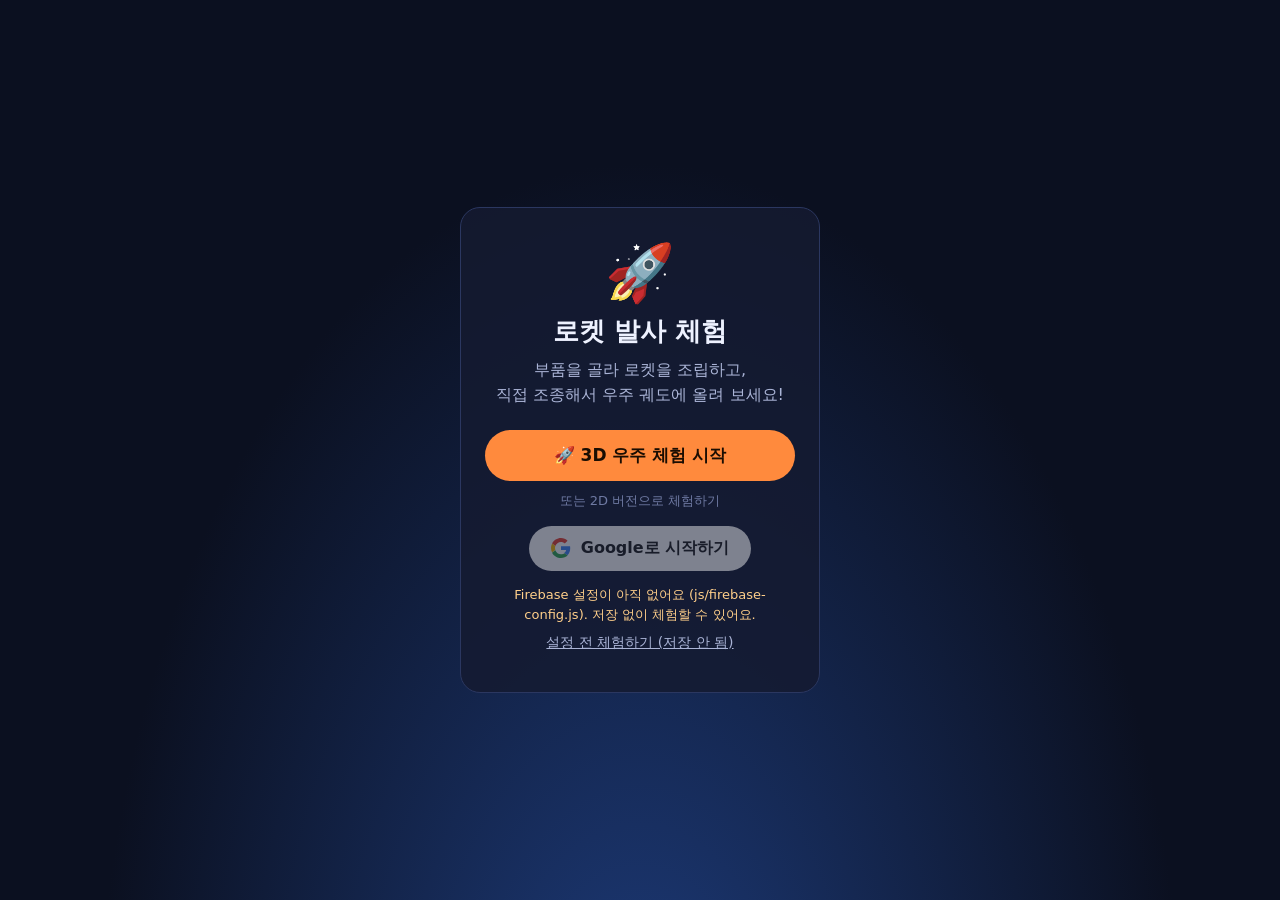
<file: index.html>
<!doctype html>
<html lang="ko">
<head>
  <meta charset="utf-8">
  <meta name="viewport" content="width=device-width, initial-scale=1, maximum-scale=1, user-scalable=no, viewport-fit=cover">
  <meta name="theme-color" content="#0b1020">
  <meta name="apple-mobile-web-app-capable" content="yes">
  <title>로켓 발사 체험</title>
  <meta name="description" content="부품으로 로켓을 조립하고 직접 조종해 우주 궤도에 올려 보는 학생용 체험 프로그램">
  <link rel="stylesheet" href="css/style.css">
</head>
<body>

<!-- ───────────── 로그인 화면 ───────────── -->
<section id="loginScreen" class="screen active">
  <div class="login-card">
    <div class="login-logo">🚀</div>
    <h1>로켓 발사 체험</h1>
    <p>부품을 골라 로켓을 조립하고,<br>직접 조종해서 우주 궤도에 올려 보세요!</p>
    <a class="go3d" href="3d/">🚀 3D 우주 체험 시작</a>
    <p class="muted" style="margin:10px 0 14px">또는 2D 버전으로 체험하기</p>
    <button id="googleBtn" class="google">
      <svg viewBox="0 0 48 48" width="20" height="20" aria-hidden="true"><path fill="#EA4335" d="M24 9.5c3.5 0 6.6 1.2 9 3.6l6.7-6.7C35.6 2.4 30.2 0 24 0 14.6 0 6.6 5.4 2.6 13.3l7.8 6C12.3 13.6 17.6 9.5 24 9.5z"/><path fill="#4285F4" d="M46.1 24.5c0-1.6-.1-3.1-.4-4.5H24v9h12.4c-.5 2.9-2.2 5.3-4.6 6.9l7.4 5.7c4.3-4 6.9-9.9 6.9-17.1z"/><path fill="#FBBC05" d="M10.4 28.7c-.5-1.4-.8-3-.8-4.7s.3-3.2.8-4.7l-7.8-6C.9 16.6 0 20.2 0 24s.9 7.4 2.6 10.7l7.8-6z"/><path fill="#34A853" d="M24 48c6.5 0 11.9-2.1 15.9-5.8l-7.4-5.7c-2.1 1.4-4.8 2.3-8.5 2.3-6.4 0-11.7-4.1-13.6-9.7l-7.8 6C6.6 42.6 14.6 48 24 48z"/></svg>
      Google로 시작하기
    </button>
    <p class="login-msg" id="loginMsg"></p>
    <button id="guestBtn" class="link" hidden>설정 전 체험하기 (저장 안 됨)</button>
  </div>
</section>

<!-- ───────────── 조립 화면 ───────────── -->
<section id="buildScreen" class="screen">
  <header class="bar">
    <h1>🚀 로켓 조립</h1>
    <div class="bar-actions">
      <select id="example" aria-label="예제 로켓">
        <option value="">예제 불러오기</option>
      </select>
      <button class="icon" id="cloudBtn" aria-label="내 로켓 저장/불러오기">💾</button>
      <button class="icon" id="rankBtn" aria-label="순위표">🏆</button>
      <button class="icon" id="helpBtn" aria-label="도움말">?</button>
      <button class="avatar" id="userBtn" aria-label="내 계정"></button>
    </div>
  </header>

  <div class="build-main">
    <div class="preview-wrap">
      <canvas id="preview"></canvas>
      <div class="part-tools" id="partTools" hidden>
        <button id="moveUp" aria-label="위로">▲</button>
        <button id="moveDown" aria-label="아래로">▼</button>
        <button id="removePart" class="danger" aria-label="삭제">🗑</button>
      </div>
      <p class="preview-hint" id="previewHint">아래 부품을 눌러 로켓을 쌓아 보세요.<br>위에서부터 아래로 쌓입니다.</p>
    </div>
    <aside class="stats" id="stats"></aside>
  </div>

  <nav class="palette" id="palette" aria-label="부품 목록"></nav>

  <footer class="build-foot">
    <button id="clearBtn">모두 지우기</button>
    <button id="toPadBtn" class="go">발사대로 ▶</button>
  </footer>
</section>

<!-- ───────────── 비행 화면 ───────────── -->
<section id="flightScreen" class="screen">
  <canvas id="world"></canvas>

  <div class="hud-top">
    <div class="hud-grid">
      <div><span>고도</span><b id="hAlt">0 m</b></div>
      <div><span>속도</span><b id="hVel">0 m/s</b></div>
      <div><span>원지점</span><b id="hAp">-</b></div>
      <div><span>근지점</span><b id="hPe">-</b></div>
    </div>
    <div class="hud-side">
      <button class="pill" id="menuBtn" aria-label="메뉴">☰</button>
      <button class="pill" id="mapBtn">지도</button>
      <button class="pill" id="warpBtn">1×</button>
    </div>
  </div>

  <div class="mission-pill" id="missionPill">임무 0/5</div>
  <div class="toast" id="toast"></div>

  <div class="left-ctrl">
    <div class="dial-row">
      <canvas id="dial" width="160" height="160" aria-label="자세 표시기"></canvas>
      <div class="sas" role="group" aria-label="자동 자세">
        <button data-sas="off" class="on">수동</button>
        <button data-sas="pro">진행</button>
        <button data-sas="retro">역진행</button>
      </div>
    </div>
    <div class="rot">
      <button id="rotL" aria-label="왼쪽으로 기울이기">⟲</button>
      <button id="rotR" aria-label="오른쪽으로 기울이기">⟳</button>
    </div>
  </div>

  <div class="right-ctrl">
    <div class="fuel"><span>연료</span><div class="fuel-bar"><i id="fuelFill"></i></div></div>
    <div class="throttle" id="throttle" aria-label="추력 조절">
      <div class="th-fill" id="thFill"></div>
      <div class="th-knob" id="thKnob"></div>
      <span class="th-val" id="thVal">100%</span>
    </div>
    <div class="th-quick">
      <button id="thMax">최대</button>
      <button id="thCut">끄기</button>
    </div>
  </div>

  <button id="stageBtn" class="stage">발사!</button>
  <div class="stage-info" id="stageInfo"></div>
</section>

<!-- ───────────── 시트(팝업) ───────────── -->
<div class="sheet-bg" id="sheetBg" hidden>
  <div class="sheet" role="dialog" aria-modal="true">
    <div id="sheetBody"></div>
    <div class="sheet-actions" id="sheetActions"></div>
  </div>
</div>

<script type="module" src="js/cloud.js"></script>
<script src="js/parts.js"></script>
<script src="js/physics.js"></script>
<script src="js/render.js"></script>
<script src="js/app.js"></script>
</body>
</html>
</file>
<file: css/style.css>
:root {
  --bg: #0b1020;
  --panel: #141b31;
  --panel-2: #1c2542;
  --line: #2b3760;
  --ink: #eef2ff;
  --ink-2: #aab4d6;
  --ink-3: #6f7aa3;
  --accent: #ff8a3d;
  --accent-ink: #1a0d02;
  --go: #36c27a;
  --danger: #ef5a5a;
  --sel: #5ab0ff;
  --safe-b: env(safe-area-inset-bottom, 0px);
  --safe-t: env(safe-area-inset-top, 0px);
  font-family: "Pretendard", "Apple SD Gothic Neo", "Malgun Gothic", system-ui, sans-serif;
}
* { box-sizing: border-box; -webkit-tap-highlight-color: transparent; }
html, body { margin: 0; height: 100%; background: var(--bg); color: var(--ink); overflow: hidden; overscroll-behavior: none; }
body { position: fixed; inset: 0; }
button, select { font: inherit; color: inherit; }
button { cursor: pointer; border: 1px solid var(--line); background: var(--panel-2); border-radius: 10px; padding: 8px 12px; touch-action: manipulation; user-select: none; -webkit-user-select: none; }
button:disabled { opacity: .45; cursor: default; }
button:active:not(:disabled) { transform: translateY(1px); filter: brightness(1.15); }
select { background: var(--panel-2); border: 1px solid var(--line); border-radius: 10px; padding: 7px 8px; max-width: 130px; }
[hidden] { display: none !important; }

.screen { position: absolute; inset: 0; display: none; flex-direction: column; }
.screen.active { display: flex; }

/* ── 로그인 ── */
#loginScreen { align-items: center; justify-content: center; padding: 24px;
  background: radial-gradient(ellipse at 50% 120%, #1d3b7a 0%, #0b1020 60%); }
.login-card { width: min(360px, 100%); text-align: center; background: rgba(20,27,49,.85); border: 1px solid var(--line); border-radius: 20px; padding: 32px 24px; }
.login-logo { font-size: 56px; }
.login-card h1 { margin: 8px 0; font-size: 26px; }
.login-card p { color: var(--ink-2); line-height: 1.6; margin: 0 0 22px; }
.google { display: inline-flex; align-items: center; gap: 10px; background: #fff; color: #1f1f1f; border: 0; border-radius: 999px; padding: 12px 22px; font-weight: 600; font-size: 16px; }
.login-msg { min-height: 1.5em; margin: 14px 0 0 !important; font-size: 13px; color: #ffcf8a !important; }
.go3d { display: block; margin: 0 auto; padding: 14px 18px; border-radius: 999px; background: var(--accent); color: var(--accent-ink); font-weight: 800; font-size: 17px; text-decoration: none; }
.link { background: none; border: 0; color: var(--ink-2); text-decoration: underline; font-size: 14px; }

/* ── 상단 바 ── */
.bar { display: flex; align-items: center; justify-content: space-between; gap: 8px; padding: calc(10px + var(--safe-t)) 12px 10px; background: var(--panel); border-bottom: 1px solid var(--line); }
.bar h1 { font-size: 18px; margin: 0; white-space: nowrap; }
.bar-actions { display: flex; gap: 6px; align-items: center; }
.icon { width: 38px; height: 38px; padding: 0; font-size: 17px; }
.avatar { width: 38px; height: 38px; padding: 0; border-radius: 50%; overflow: hidden; background: var(--panel-2) center/cover no-repeat; font-weight: 700; }

/* ── 조립 화면 ── */
.build-main { flex: 1; display: flex; min-height: 0; }
.preview-wrap { position: relative; flex: 1; min-width: 0;
  background: linear-gradient(#18213d, #0f1529); }
#preview { position: absolute; inset: 0; width: 100%; height: 100%; touch-action: manipulation; }
.preview-hint { position: absolute; left: 0; right: 0; top: 40%; text-align: center; color: var(--ink-3); font-size: 14px; line-height: 1.6; pointer-events: none; }
.part-tools { position: absolute; right: 8px; top: 8px; display: flex; flex-direction: column; gap: 6px; }
.part-tools button { width: 44px; height: 44px; padding: 0; font-size: 18px; }
.danger { border-color: #7a2a2a; background: #3a1717; }
.stats { width: 168px; flex: none; overflow-y: auto; padding: 10px; background: var(--panel); border-left: 1px solid var(--line); font-size: 13px; }
.stats h3 { margin: 4px 0 8px; font-size: 13px; color: var(--ink-2); font-weight: 600; }
.stat-big { font-size: 20px; font-weight: 700; }
.stat-row { display: flex; justify-content: space-between; padding: 3px 0; color: var(--ink-2); }
.stat-row b { color: var(--ink); font-variant-numeric: tabular-nums; }
.stage-card { border: 1px solid var(--line); border-radius: 10px; padding: 7px 8px; margin-bottom: 6px; background: var(--panel-2); }
.stage-card .t { font-weight: 700; margin-bottom: 2px; }
.warn { color: #ffcf8a; font-size: 12px; margin: 6px 0; line-height: 1.45; }
.goodmsg { color: #8fe3b4; font-size: 12px; margin: 6px 0; line-height: 1.45; }
.meter { height: 8px; border-radius: 4px; background: #0c1226; overflow: hidden; margin: 4px 0 2px; }
.meter i { display: block; height: 100%; background: var(--go); border-radius: 4px; }

.palette { display: flex; gap: 8px; overflow-x: auto; padding: 10px 12px; background: var(--panel); border-top: 1px solid var(--line); scroll-snap-type: x proximity; }
.part-card { flex: none; width: 92px; scroll-snap-align: start; display: flex; flex-direction: column; align-items: center; gap: 2px; padding: 6px 4px; font-size: 12px; }
.part-card canvas { width: 44px; height: 54px; }
.part-card b { font-size: 12px; white-space: nowrap; }
.part-card small { color: var(--ink-3); font-size: 10.5px; white-space: nowrap; }
.build-foot { display: flex; gap: 8px; padding: 8px 12px calc(10px + var(--safe-b)); background: var(--panel); }
.build-foot button { padding: 12px 14px; }
.go { flex: 1; background: var(--accent); color: var(--accent-ink); border: 0; font-weight: 800; font-size: 17px; }

@media (max-width: 420px) {
  .stats { width: 140px; padding: 8px; font-size: 12px; }
  .stat-big { font-size: 17px; }
  .bar h1 { font-size: 16px; }
  select { max-width: 92px; }
  .icon, .avatar { width: 34px; height: 34px; }
}

/* ── 비행 화면 ── */
#flightScreen { background: #000; }
#world { position: absolute; inset: 0; width: 100%; height: 100%; touch-action: none; }
.hud-top { position: absolute; left: 0; right: 0; top: 0; display: flex; align-items: flex-start; gap: 8px; padding: calc(8px + var(--safe-t)) 8px 0; pointer-events: none; }
.hud-grid { flex: 1; display: grid; grid-template-columns: repeat(4, 1fr); gap: 4px; background: rgba(8,12,26,.72); border: 1px solid rgba(120,140,200,.25); border-radius: 12px; padding: 6px 8px; backdrop-filter: blur(4px); }
.hud-grid div { display: flex; flex-direction: column; min-width: 0; }
.hud-grid span { font-size: 10.5px; color: var(--ink-2); }
.hud-grid b { font-size: 14px; font-variant-numeric: tabular-nums; white-space: nowrap; overflow: hidden; text-overflow: ellipsis; }
.hud-side { display: flex; flex-direction: column; gap: 4px; pointer-events: auto; }
.pill { min-width: 52px; padding: 6px 8px; border-radius: 10px; background: rgba(20,27,49,.85); font-size: 13px; }
.pill.on { background: var(--sel); color: #04121f; border-color: var(--sel); }
.mission-pill { position: absolute; left: 8px; top: calc(70px + var(--safe-t)); padding: 5px 10px; border-radius: 999px; background: rgba(20,27,49,.85); border: 1px solid var(--line); font-size: 12.5px; cursor: pointer; }
.toast { position: absolute; left: 50%; top: calc(110px + var(--safe-t)); transform: translate(-50%, -10px); max-width: 86%; text-align: center; background: rgba(54,194,122,.95); color: #04150c; font-weight: 700; border-radius: 12px; padding: 8px 14px; opacity: 0; transition: opacity .3s, transform .3s; pointer-events: none; }
.toast.show { opacity: 1; transform: translate(-50%, 0); }
.toast.bad { background: rgba(239,90,90,.95); color: #fff; }

.left-ctrl { position: absolute; left: 8px; bottom: calc(10px + var(--safe-b)); display: flex; flex-direction: column; gap: 6px; align-items: flex-start; }
.dial-row { display: flex; gap: 5px; align-items: center; }
#dial { width: 78px; height: 78px; border-radius: 50%; background: rgba(8,12,26,.72); border: 1px solid rgba(120,140,200,.3); }
.sas { display: flex; flex-direction: column; gap: 3px; }
.sas button { width: 46px; padding: 4px 0; font-size: 11.5px; border-radius: 8px; background: rgba(20,27,49,.85); }
.sas button.on { background: var(--sel); color: #04121f; border-color: var(--sel); }
.rot { display: flex; gap: 8px; }
.rot button { width: 58px; height: 58px; border-radius: 50%; font-size: 28px; padding: 0; background: rgba(28,37,66,.9); }
.rot button.held { background: var(--sel); color: #04121f; }

.right-ctrl { position: absolute; right: 8px; bottom: calc(10px + var(--safe-b)); display: flex; flex-direction: column; align-items: center; gap: 6px; }
.fuel { display: flex; flex-direction: column; align-items: center; font-size: 11px; color: var(--ink-2); }
.fuel-bar { width: 58px; height: 8px; background: #0c1226; border-radius: 4px; overflow: hidden; border: 1px solid var(--line); }
.fuel-bar i { display: block; height: 100%; width: 100%; background: #ffd166; }
.throttle { position: relative; width: 58px; height: 170px; border-radius: 14px; background: rgba(8,12,26,.8); border: 1px solid var(--line); overflow: hidden; touch-action: none; }
.th-fill { position: absolute; left: 0; right: 0; bottom: 0; height: 100%; background: linear-gradient(to top, #ff6b2c, #ffd166); opacity: .85; }
.th-knob { position: absolute; left: 4px; right: 4px; height: 6px; border-radius: 3px; background: #fff; bottom: calc(100% - 6px); }
.th-val { position: absolute; left: 0; right: 0; top: 6px; text-align: center; font-weight: 800; font-size: 13px; text-shadow: 0 1px 3px #000; }
.th-quick { display: flex; flex-direction: column; gap: 4px; }
.th-quick button { width: 58px; padding: 5px 0; font-size: 12px; background: rgba(20,27,49,.85); }

.stage { position: absolute; left: 50%; bottom: calc(18px + var(--safe-b)); transform: translateX(-50%); width: 100px; height: 100px; border-radius: 50%; border: 4px solid #ffd0ad; background: radial-gradient(circle at 40% 35%, #ffa463, #e2551b); color: #fff; font-size: 20px; font-weight: 900; text-shadow: 0 2px 4px rgba(0,0,0,.4); box-shadow: 0 6px 20px rgba(0,0,0,.5); }
.stage:active:not(:disabled) { transform: translateX(-50%) scale(.96); }
.stage.chute { background: radial-gradient(circle at 40% 35%, #7fd0ff, #2a7fd6); border-color: #cfeaff; font-size: 17px; }
.stage-info { position: absolute; left: 50%; bottom: calc(176px + var(--safe-b)); max-width: 46%; overflow: hidden; text-overflow: ellipsis; transform: translateX(-50%); font-size: 12px; color: var(--ink-2); background: rgba(8,12,26,.7); padding: 3px 10px; border-radius: 999px; white-space: nowrap; }

@media (max-height: 640px) {
  .throttle { height: 120px; }
  #dial { width: 72px; height: 72px; }
  .rot button { width: 52px; height: 52px; font-size: 24px; }
  .stage { width: 88px; height: 88px; font-size: 17px; }
  .stage-info { bottom: calc(150px + var(--safe-b)); }
}
@media (max-width: 360px) {
  .stage { width: 84px; height: 84px; font-size: 16px; }
  .rot button { width: 50px; height: 50px; }
}

/* ── 시트 ── */
.sheet-bg { position: fixed; inset: 0; background: rgba(0,0,0,.55); display: flex; align-items: flex-end; justify-content: center; z-index: 50; }
.sheet { width: min(560px, 100%); max-height: 86vh; overflow-y: auto; background: var(--panel); border: 1px solid var(--line); border-radius: 18px 18px 0 0; padding: 18px 18px calc(16px + var(--safe-b)); }
@media (min-width: 700px) { .sheet-bg { align-items: center; } .sheet { border-radius: 18px; } }
.sheet h2 { margin: 0 0 10px; font-size: 20px; }
.sheet p, .sheet li { color: var(--ink-2); line-height: 1.6; font-size: 14.5px; }
.sheet ol, .sheet ul { padding-left: 20px; }
.sheet b { color: var(--ink); }
.sheet-actions { display: flex; gap: 8px; margin-top: 14px; flex-wrap: wrap; }
.sheet-actions button { flex: 1; padding: 12px; min-width: 120px; }
.sheet-actions .primary { background: var(--accent); color: var(--accent-ink); border: 0; font-weight: 800; }
.mlist { list-style: none; padding: 0 !important; }
.mlist li { display: flex; gap: 10px; align-items: center; padding: 8px 0; border-bottom: 1px solid var(--line); }
.mlist .ck { width: 26px; height: 26px; flex: none; border-radius: 50%; display: grid; place-items: center; background: var(--panel-2); border: 1px solid var(--line); }
.mlist .done .ck { background: var(--go); color: #04150c; border-color: var(--go); }
.result-grid { display: grid; grid-template-columns: 1fr 1fr; gap: 8px; margin: 10px 0; }
.result-grid div { background: var(--panel-2); border-radius: 10px; padding: 8px 10px; }
.result-grid span { display: block; font-size: 12px; color: var(--ink-2); }
.result-grid b { font-size: 18px; }
.rank { width: 100%; border-collapse: collapse; font-size: 14px; }
.rank th, .rank td { padding: 7px 4px; border-bottom: 1px solid var(--line); text-align: left; }
.rank th { color: var(--ink-2); font-weight: 600; font-size: 12.5px; }
.rank td.n { text-align: right; font-variant-numeric: tabular-nums; }
.rank tr.me td { color: #ffd166; }
.tabs { display: flex; gap: 6px; margin-bottom: 10px; }
.tabs button.on { background: var(--sel); color: #04121f; border-color: var(--sel); }
.design-row { display: flex; align-items: center; gap: 8px; padding: 8px 0; border-bottom: 1px solid var(--line); }
.design-row .nm { flex: 1; min-width: 0; }
.design-row .nm b { display: block; white-space: nowrap; overflow: hidden; text-overflow: ellipsis; }
.design-row .nm small { color: var(--ink-3); }
.design-row button { padding: 6px 10px; font-size: 13px; }
.save-row { display: flex; gap: 6px; margin: 8px 0 12px; }
.save-row input { flex: 1; min-width: 0; background: var(--bg); color: var(--ink); border: 1px solid var(--line); border-radius: 10px; padding: 9px 10px; font: inherit; }
.muted { color: var(--ink-3) !important; font-size: 13px !important; }
</file>
